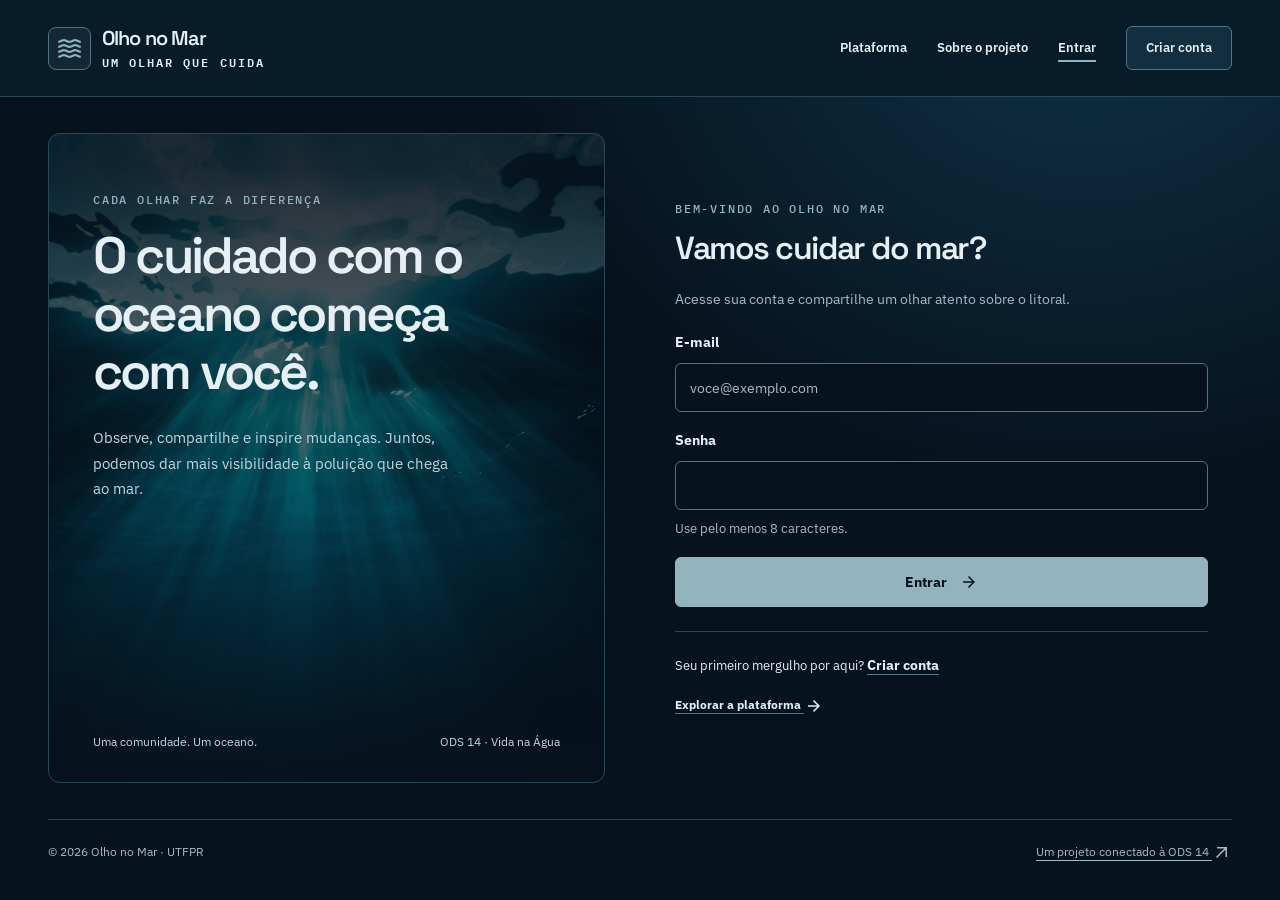
<file: index.html>
<!DOCTYPE html>
<html lang="pt-BR">
  <head>
    <meta charset="UTF-8">
    <meta name="viewport" content="width=device-width, initial-scale=1.0">
    <meta name="description"
      content="Entre no Olho no Mar e participe de uma comunidade dedicada ao cuidado com os oceanos.">
    <meta name="theme-color" content="#06131e">
    <title>Entrar | Olho no Mar</title>
    <link rel="preconnect" href="https://fonts.googleapis.com">
    <link rel="preconnect" href="https://fonts.gstatic.com" crossorigin>
    <link href="https://fonts.googleapis.com/css2?family=Space+Grotesk:wght@500;600;700&amp;display=swap"
      rel="stylesheet">
    <link href="https://fonts.googleapis.com/css2?family=IBM+Plex+Sans:wght@400;500;600;700&amp;display=swap"
      rel="stylesheet">
    <link href="https://fonts.googleapis.com/css2?family=IBM+Plex+Mono:wght@400;500&amp;display=swap"
      rel="stylesheet">
    <link
      href="https://fonts.googleapis.com/css2?family=Material+Symbols+Outlined&amp;icon_names=arrow_downward,arrow_forward,arrow_outward,info,location_on,photo_camera,waves&amp;display=block"
      rel="stylesheet">
    <link rel="stylesheet" href="css/style.css">
  </head>
  <body>
    <a class="skip-link" href="#conteudo">Pular para o conteúdo</a>
    <header class="site-header">
      <div class="container header-inner">
        <a class="brand" href="principal.html" aria-label="Olho no Mar — página principal">
          <span class="brand-mark material-symbols-outlined" aria-hidden="true">waves</span>
          <span>Olho no Mar <span class="brand-caption">UM OLHAR QUE CUIDA</span></span>
        </a>
        <nav class="nav-links" aria-label="Navegação principal">
          <a href="principal.html">Plataforma</a>
          <a href="sobre.html">Sobre o projeto</a>
          <a href="index.html" aria-current="page">Entrar</a>
          <a class="button" href="cadastro.html">Criar conta</a>
        </nav>
      </div>
    </header>

    <main class="auth-shell container" id="conteudo">
      <section class="auth-visual" aria-labelledby="oceano-titulo">
        <p class="eyebrow">Cada olhar faz a diferença</p>
        <h1 id="oceano-titulo">O cuidado com o oceano começa com você.</h1>
        <p>
          Observe, compartilhe e inspire mudanças. Juntos, podemos dar mais visibilidade à poluição que chega ao
          mar.
        </p>
        <footer class="auth-visual-footer">
          <span>Uma comunidade. Um oceano.</span> <span>ODS 14 · Vida na Água</span>
        </footer>
      </section>

      <section class="auth-panel" aria-labelledby="login-titulo">
        <p class="eyebrow">Bem-vindo ao Olho no Mar</p>
        <h2 id="login-titulo">Vamos cuidar do mar?</h2>
        <p class="section-intro">
          Acesse sua conta e compartilhe um olhar atento sobre o litoral.
        </p>
        <form class="form-stack" action="principal.html" method="get">
          <div class="field">
            <label for="login-email">E-mail</label>
            <input id="login-email" name="email" type="email" autocomplete="email"
              placeholder="voce@exemplo.com" required>
          </div>
          <div class="field">
            <label for="login-senha">Senha</label>
            <input id="login-senha" type="password" autocomplete="current-password" minlength="8"
              aria-describedby="login-senha-ajuda" required>
            <small id="login-senha-ajuda">Use pelo menos 8 caracteres.</small>
          </div>
          <button class="button button-primary" type="submit">
            Entrar <span class="material-symbols-outlined" aria-hidden="true">arrow_forward</span>
          </button>
        </form>
        <p class="auth-switch">
          Seu primeiro mergulho por aqui? <a class="text-link" href="cadastro.html">Criar conta</a>
        </p>
        <a class="text-link" href="principal.html">
          Explorar a plataforma <span class="material-symbols-outlined" aria-hidden="true">arrow_forward</span>
        </a>
      </section>
    </main>

    <footer class="simple-footer container">
      <p>© 2026 Olho no Mar · UTFPR</p>
      <a href="sobre.html#ods14">
        Um projeto conectado à ODS 14
        <span class="material-symbols-outlined" aria-hidden="true">arrow_outward</span>
      </a>
    </footer>
  </body>
</html>
</file>
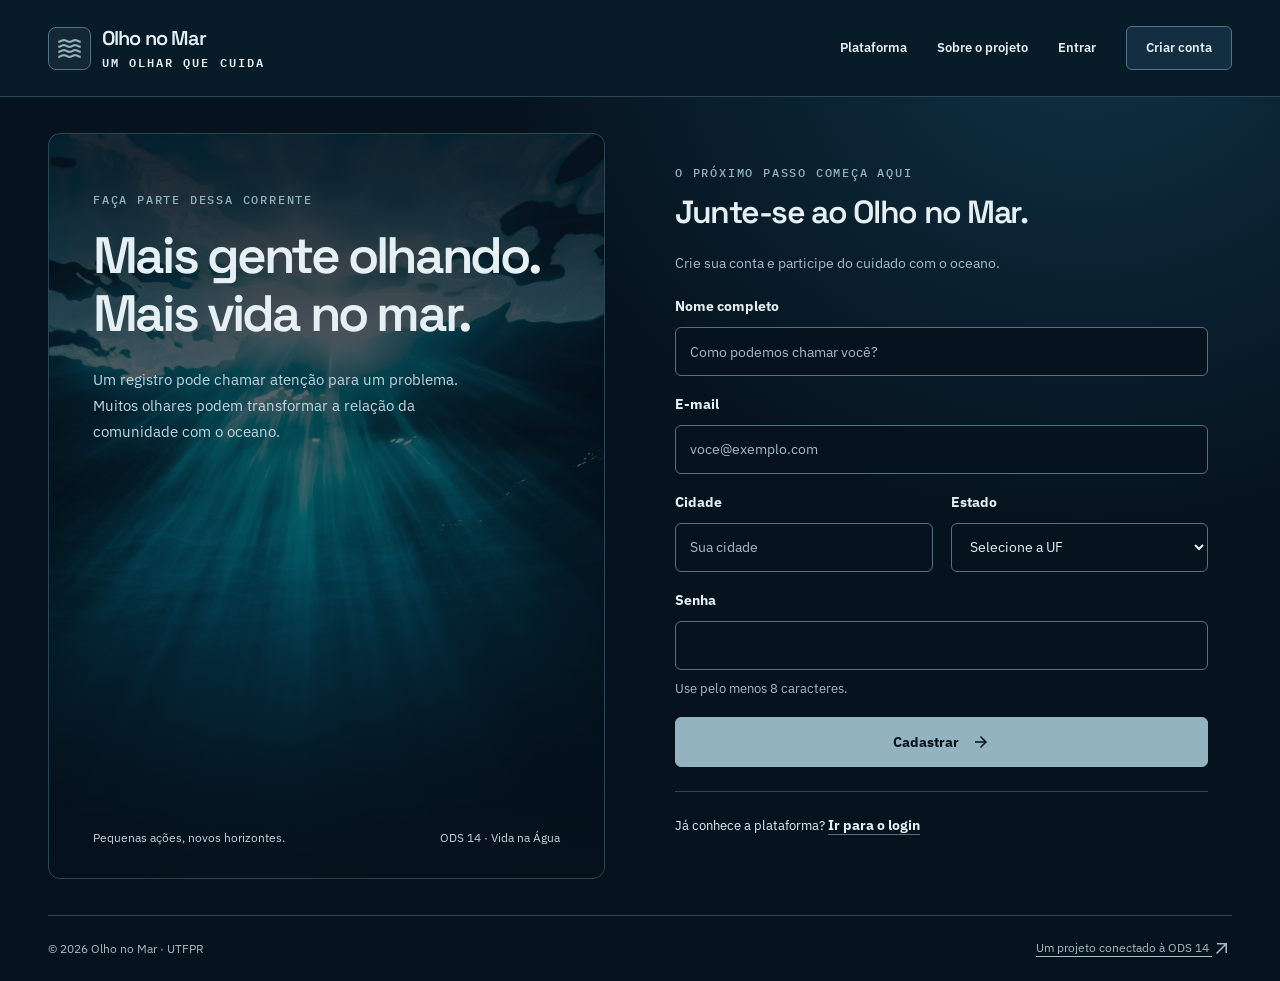
<file: cadastro.html>
<!DOCTYPE html>
<html lang="pt-BR">
  <head>
    <meta charset="UTF-8">
    <meta name="viewport" content="width=device-width, initial-scale=1.0">
    <meta name="description"
      content="Cadastre-se no Olho no Mar e participe de uma comunidade dedicada ao cuidado com os oceanos.">
    <meta name="theme-color" content="#06131e">
    <title>Cadastro | Olho no Mar</title>
    <link rel="preconnect" href="https://fonts.googleapis.com">
    <link rel="preconnect" href="https://fonts.gstatic.com" crossorigin>
    <link href="https://fonts.googleapis.com/css2?family=Space+Grotesk:wght@500;600;700&amp;display=swap"
      rel="stylesheet">
    <link href="https://fonts.googleapis.com/css2?family=IBM+Plex+Sans:wght@400;500;600;700&amp;display=swap"
      rel="stylesheet">
    <link href="https://fonts.googleapis.com/css2?family=IBM+Plex+Mono:wght@400;500&amp;display=swap"
      rel="stylesheet">
    <link
      href="https://fonts.googleapis.com/css2?family=Material+Symbols+Outlined&amp;icon_names=arrow_downward,arrow_forward,arrow_outward,info,location_on,photo_camera,waves&amp;display=block"
      rel="stylesheet">
    <link rel="stylesheet" href="css/style.css">
  </head>
  <body>
    <a class="skip-link" href="#conteudo">Pular para o conteúdo</a>
    <header class="site-header">
      <div class="container header-inner">
        <a class="brand" href="principal.html" aria-label="Olho no Mar — página principal">
          <span class="brand-mark material-symbols-outlined" aria-hidden="true">waves</span>
          <span>Olho no Mar <span class="brand-caption">UM OLHAR QUE CUIDA</span></span>
        </a>
        <nav class="nav-links" aria-label="Navegação principal">
          <a href="principal.html">Plataforma</a>
          <a href="sobre.html">Sobre o projeto</a>
          <a href="index.html">Entrar</a>
          <a class="button" href="cadastro.html" aria-current="page">Criar conta</a>
        </nav>
      </div>
    </header>

    <main class="auth-shell container" id="conteudo">
      <section class="auth-visual" aria-labelledby="comunidade-titulo">
        <p class="eyebrow">Faça parte dessa corrente</p>
        <h1 id="comunidade-titulo">Mais gente olhando. Mais vida no mar.</h1>
        <p>
          Um registro pode chamar atenção para um problema. Muitos olhares podem transformar a relação da comunidade
          com o oceano.
        </p>
        <footer class="auth-visual-footer">
          <span>Pequenas ações, novos horizontes.</span> <span>ODS 14 · Vida na Água</span>
        </footer>
      </section>

      <section class="auth-panel" aria-labelledby="cadastro-titulo">
        <p class="eyebrow">O próximo passo começa aqui</p>
        <h2 id="cadastro-titulo">Junte-se ao Olho no Mar.</h2>
        <p class="section-intro">Crie sua conta e participe do cuidado com o oceano.</p>
        <form class="form-stack" action="index.html" method="get">
          <div class="field">
            <label for="cadastro-nome">Nome completo</label>
            <input id="cadastro-nome" name="nome" type="text" autocomplete="name"
              minlength="3" maxlength="100" placeholder="Como podemos chamar você?" required>
          </div>
          <div class="field">
            <label for="cadastro-email">E-mail</label>
            <input id="cadastro-email" name="email" type="email" autocomplete="email"
              placeholder="voce@exemplo.com" required>
          </div>
          <div class="form-grid">
            <div class="field">
              <label for="cadastro-cidade">Cidade</label>
              <input id="cadastro-cidade" name="cidade" type="text" autocomplete="address-level2"
                maxlength="100" placeholder="Sua cidade" required>
            </div>
            <div class="field">
              <label for="cadastro-estado">Estado</label>
              <select id="cadastro-estado" name="estado" autocomplete="address-level1" required>
                <option value="" disabled selected>Selecione a UF</option>
                <option value="AC">Acre</option>
                <option value="AL">Alagoas</option>
                <option value="AP">Amapá</option>
                <option value="AM">Amazonas</option>
                <option value="BA">Bahia</option>
                <option value="CE">Ceará</option>
                <option value="DF">Distrito Federal</option>
                <option value="ES">Espírito Santo</option>
                <option value="GO">Goiás</option>
                <option value="MA">Maranhão</option>
                <option value="MT">Mato Grosso</option>
                <option value="MS">Mato Grosso do Sul</option>
                <option value="MG">Minas Gerais</option>
                <option value="PA">Pará</option>
                <option value="PB">Paraíba</option>
                <option value="PR">Paraná</option>
                <option value="PE">Pernambuco</option>
                <option value="PI">Piauí</option>
                <option value="RJ">Rio de Janeiro</option>
                <option value="RN">Rio Grande do Norte</option>
                <option value="RS">Rio Grande do Sul</option>
                <option value="RO">Rondônia</option>
                <option value="RR">Roraima</option>
                <option value="SC">Santa Catarina</option>
                <option value="SP">São Paulo</option>
                <option value="SE">Sergipe</option>
                <option value="TO">Tocantins</option>
              </select>
            </div>
          </div>
          <div class="field">
            <label for="cadastro-senha">Senha</label>
            <input id="cadastro-senha" type="password" autocomplete="new-password" minlength="8"
              aria-describedby="cadastro-senha-ajuda" required>
            <small id="cadastro-senha-ajuda">Use pelo menos 8 caracteres.</small>
          </div>
          <button class="button button-primary" type="submit">
            Cadastrar <span class="material-symbols-outlined" aria-hidden="true">arrow_forward</span>
          </button>
        </form>
        <p class="auth-switch">
          Já conhece a plataforma? <a class="text-link" href="index.html">Ir para o login</a>
        </p>
      </section>
    </main>

    <footer class="simple-footer container">
      <p>© 2026 Olho no Mar · UTFPR</p>
      <a href="sobre.html#ods14">
        Um projeto conectado à ODS 14
        <span class="material-symbols-outlined" aria-hidden="true">arrow_outward</span>
      </a>
    </footer>
  </body>
</html>
</file>
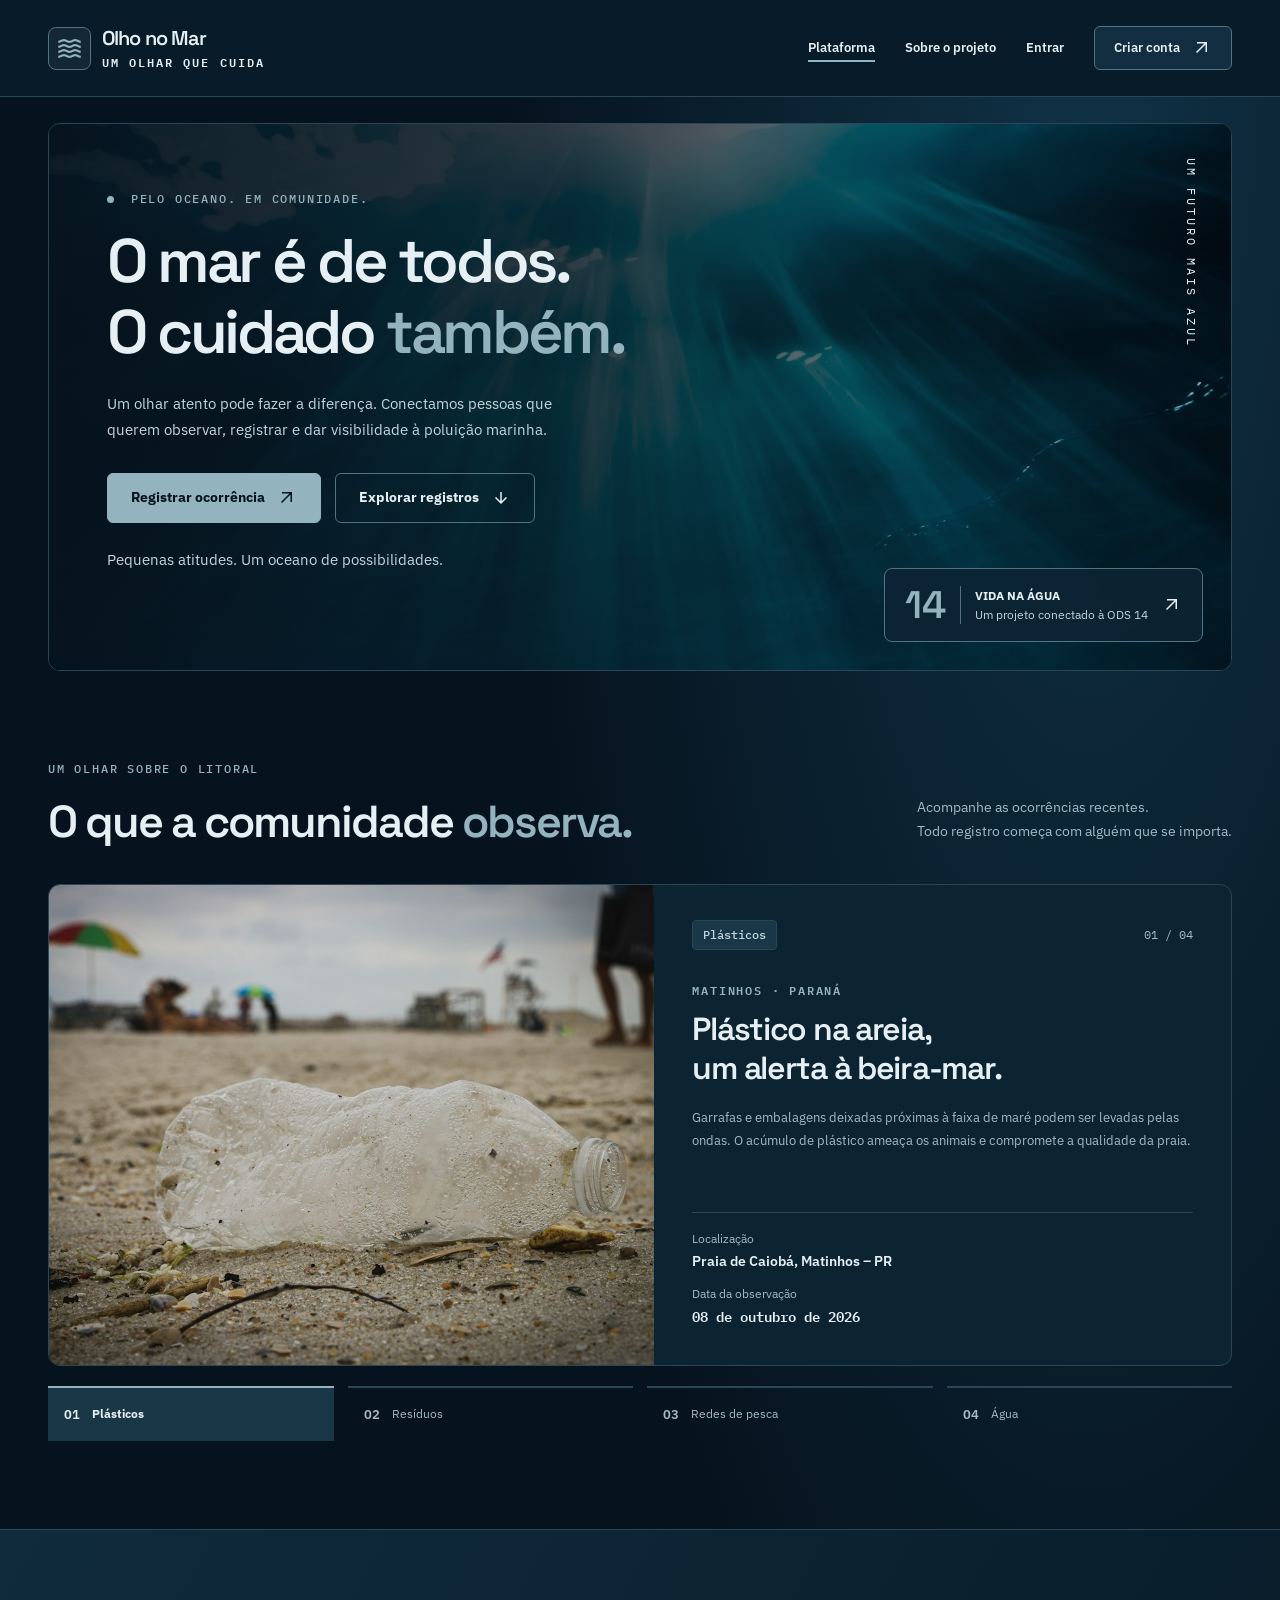
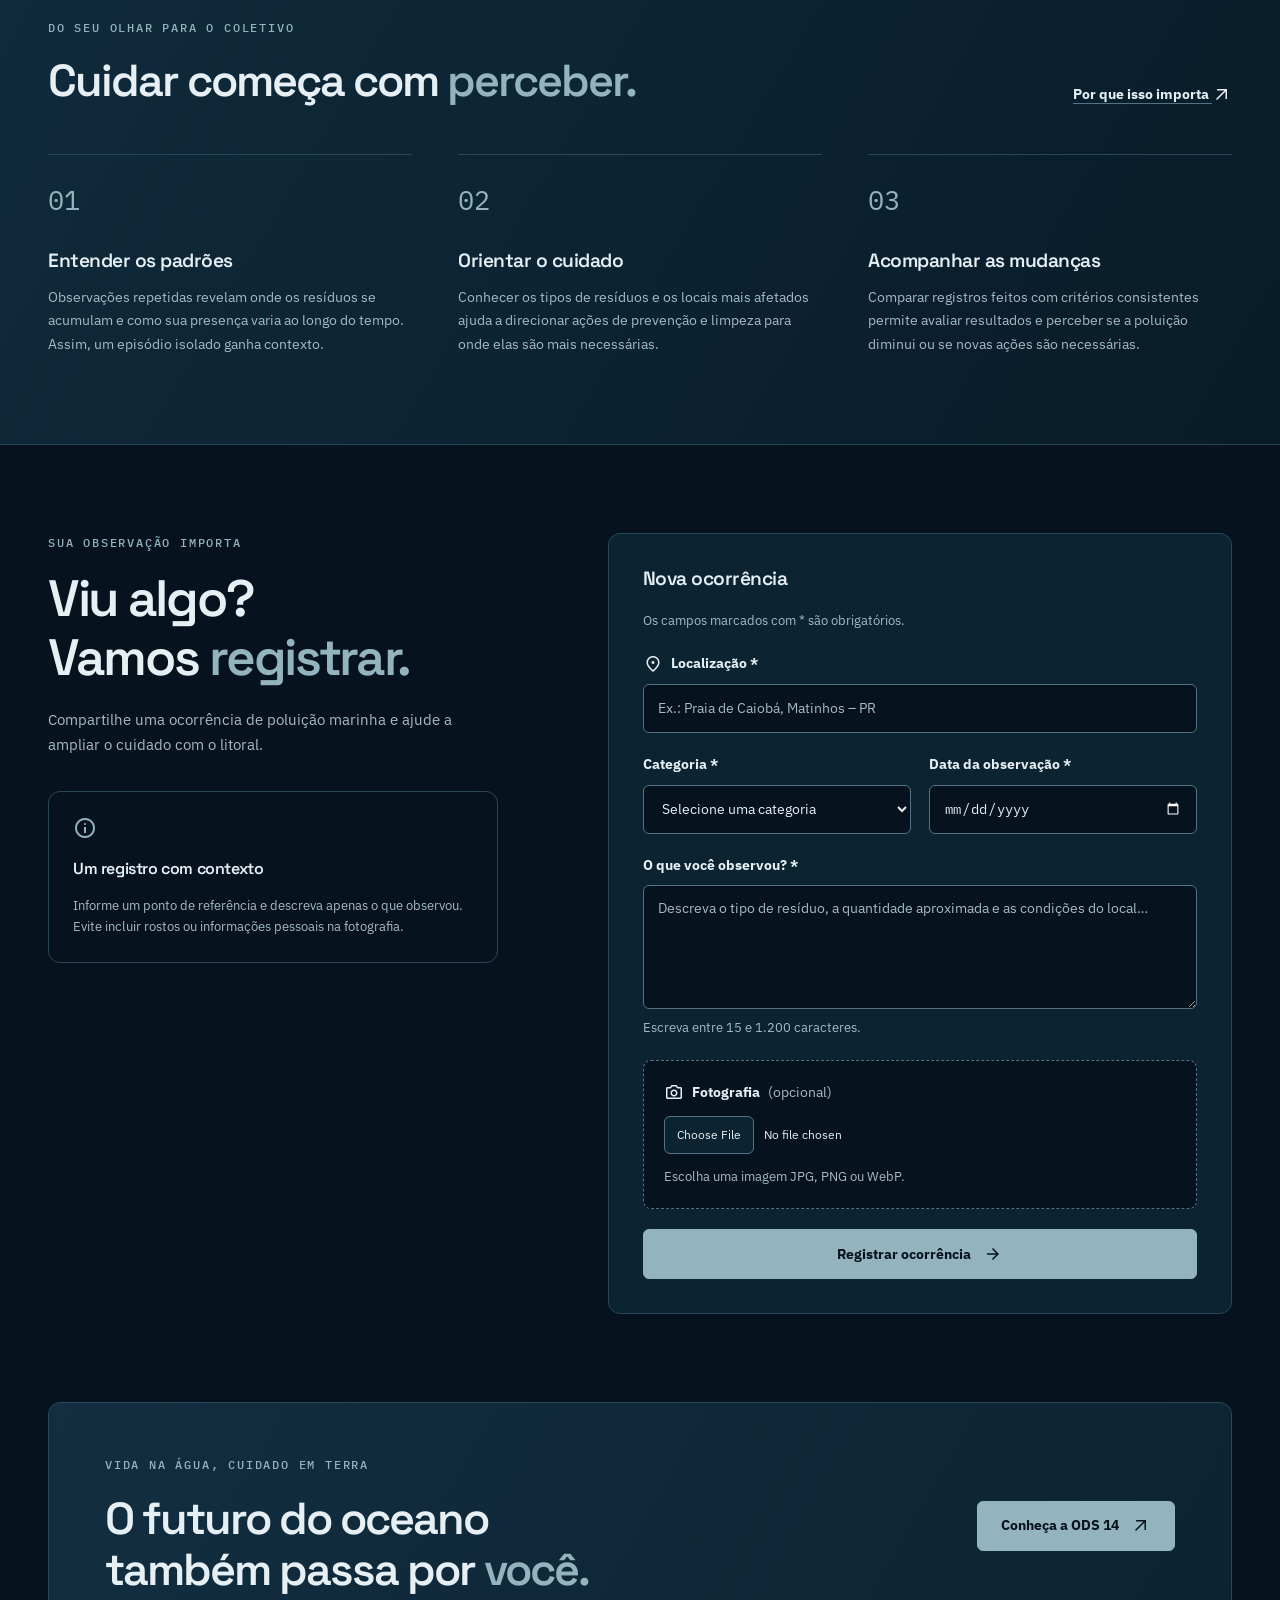
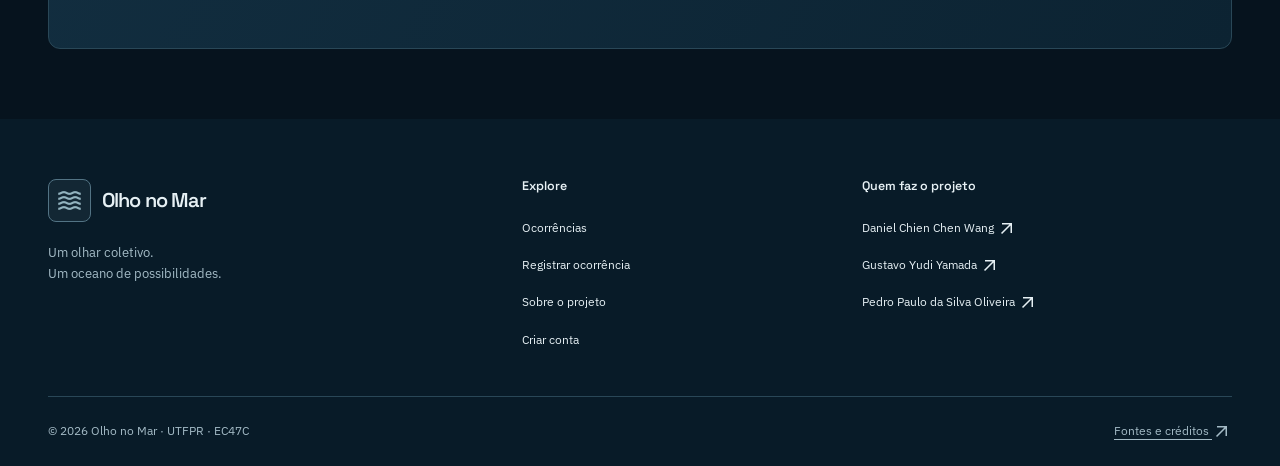
<file: principal.html>
<!DOCTYPE html>
<html lang="pt-BR">
  <head>
    <meta charset="UTF-8">
    <meta name="viewport" content="width=device-width, initial-scale=1.0">
    <meta name="theme-color" content="#06131e">
    <title>Início | Olho no Mar</title>
    <meta name="description"
      content="Um olhar coletivo para cuidar do oceano. Acompanhe e registre ocorrências de poluição marinha.">
    <link rel="preconnect" href="https://fonts.googleapis.com">
    <link rel="preconnect" href="https://fonts.gstatic.com" crossorigin>
    <link href="https://fonts.googleapis.com/css2?family=Space+Grotesk:wght@500;600;700&amp;display=swap"
      rel="stylesheet">
    <link href="https://fonts.googleapis.com/css2?family=IBM+Plex+Sans:wght@400;500;600;700&amp;display=swap"
      rel="stylesheet">
    <link href="https://fonts.googleapis.com/css2?family=IBM+Plex+Mono:wght@400;500&amp;display=swap"
      rel="stylesheet">
    <link
      href="https://fonts.googleapis.com/css2?family=Material+Symbols+Outlined&amp;icon_names=arrow_downward,arrow_forward,arrow_outward,info,location_on,photo_camera,waves&amp;display=block"
      rel="stylesheet">
    <link rel="stylesheet" href="css/style.css">
  </head>
  <body>
    <a class="skip-link" href="#conteudo">Pular para o conteúdo</a>
    <header class="site-header">
      <div class="container header-inner">
        <a class="brand" href="principal.html" aria-label="Olho no Mar, página principal">
          <span class="brand-mark material-symbols-outlined" aria-hidden="true">waves</span>
          <span>Olho no Mar <span class="brand-caption">UM OLHAR QUE CUIDA</span></span>
        </a>
        <nav class="nav-links" aria-label="Navegação principal">
          <a href="principal.html" aria-current="page">Plataforma</a>
          <a href="sobre.html">Sobre o projeto</a>
          <a href="index.html">Entrar</a>
          <a class="button" href="cadastro.html">
            Criar conta
            <span class="material-symbols-outlined" aria-hidden="true">arrow_outward</span>
          </a>
        </nav>
      </div>
    </header>

    <main id="conteudo">
      <section class="hero container" aria-labelledby="hero-titulo">
        <img class="hero-image" src="assets/images/oceano.jpg"
          alt="Raios de luz atravessando a superfície e iluminando as águas profundas do oceano" width="1800"
          height="2699" fetchpriority="high">
        <header class="hero-content">
          <p class="eyebrow"><span class="status-dot" aria-hidden="true"></span> PELO OCEANO. EM COMUNIDADE.</p>
          <h1 id="hero-titulo">O mar é de todos. <br> O cuidado <em>também.</em></h1>
          <p>
            Um olhar atento pode fazer a diferença. Conectamos pessoas que querem observar, registrar e dar
            visibilidade à poluição marinha.
          </p>
          <div class="button-row">
            <a class="button button-primary" href="#registro">
              Registrar ocorrência <span class="material-symbols-outlined" aria-hidden="true">arrow_outward</span>
            </a>
            <a class="button button-outline-light" href="#ocorrencias">
              Explorar registros <span class="material-symbols-outlined" aria-hidden="true">arrow_downward</span>
            </a>
          </div>
          <p class="hero-note">Pequenas atitudes. Um oceano de possibilidades.</p>
        </header>
        <a class="hero-ods" href="sobre.html#ods14">
          <span class="hero-ods-number">14</span>
          <span>VIDA NA ÁGUA <br> <small>Um projeto conectado à ODS 14</small></span>
          <span class="material-symbols-outlined" aria-hidden="true">arrow_outward</span>
        </a>
        <span class="hero-coordinate" aria-hidden="true">UM FUTURO MAIS AZUL</span>
      </section>

      <section class="section container" id="ocorrencias" aria-labelledby="ocorrencias-titulo">
        <header class="section-heading">
          <div>
            <p class="eyebrow">UM OLHAR SOBRE O LITORAL</p>
            <h2 id="ocorrencias-titulo">O que a comunidade <em>observa.</em></h2>
          </div>
          <p>
            Acompanhe as ocorrências recentes. <br> Todo registro começa com alguém que se importa.
          </p>
        </header>
        <fieldset class="carousel">
          <legend class="visually-hidden">Selecionar uma das quatro ocorrências</legend>
          <!-- Radios nativos: Tab entra no grupo; as setas selecionam a ocorrência. -->
          <input class="carousel-radio visually-hidden" type="radio" name="ocorrencia" id="ocorrencia-1"
            checked>
          <label for="ocorrencia-1"><span>01</span> Plásticos</label>
          <article class="occurrence-card" aria-labelledby="titulo-1">
            <figure class="occurrence-image">
              <img src="assets/images/plastico-na-areia.jpg"
                alt="Garrafa plástica descartada na areia de uma praia" width="1100" height="733"
                loading="lazy">
            </figure>
            <div class="occurrence-content">
              <div class="card-topline">
                <span class="tag">Plásticos</span> <span class="card-count">01 / 04</span>
              </div>
              <p class="location">MATINHOS · PARANÁ</p>
              <h3 id="titulo-1">Plástico na areia, <br> um alerta à beira-mar.</h3>
              <p>
                Garrafas e embalagens deixadas próximas à faixa de maré podem ser levadas pelas ondas.
                O acúmulo de plástico ameaça os animais e compromete a qualidade da praia.
              </p>
              <dl class="occurrence-meta">
                <dt>Localização</dt>
                <dd>Praia de Caiobá, Matinhos – PR</dd>
                <dt>Data da observação</dt>
                <dd><time datetime="2026-10-08">08 de outubro de 2026</time></dd>
              </dl>
            </div>
          </article>
          <input class="carousel-radio visually-hidden" type="radio" name="ocorrencia" id="ocorrencia-2">
          <label for="ocorrencia-2"><span>02</span> Resíduos</label>
          <article class="occurrence-card" aria-labelledby="titulo-2">
            <figure class="occurrence-image">
              <img src="assets/images/residuos-na-praia.jpg"
                alt="Acúmulo de garrafas, embalagens e outros resíduos na faixa de areia" width="1100"
                height="733" loading="lazy">
            </figure>
            <div class="occurrence-content">
              <div class="card-topline">
                <span class="tag tag-sand">Resíduos sólidos</span> <span class="card-count">02 / 04</span>
              </div>
              <p class="location">PONTAL DO PARANÁ · PARANÁ</p>
              <h3 id="titulo-2">O que fica na praia <br> pode chegar ao mar.</h3>
              <p>
                Resíduos acumulados junto à areia após um período de maré alta. Garrafas, embalagens e outros
                materiais podem voltar à água com a próxima maré.
              </p>
              <dl class="occurrence-meta">
                <dt>Localização</dt>
                <dd>Praia de Ipanema, Pontal do Paraná – PR</dd>
                <dt>Data da observação</dt>
                <dd><time datetime="2026-10-07">07 de outubro de 2026</time></dd>
              </dl>
            </div>
          </article>
          <input class="carousel-radio visually-hidden" type="radio" name="ocorrencia" id="ocorrencia-3">
          <label for="ocorrencia-3"><span>03</span> Redes de pesca</label>
          <article class="occurrence-card" aria-labelledby="titulo-3">
            <figure class="occurrence-image">
              <img src="assets/images/rede-abandonada.jpg"
                alt="Redes, cordas e boias de pesca abandonadas junto ao mar" width="1280" height="854"
                loading="lazy">
            </figure>
            <div class="occurrence-content">
              <div class="card-topline">
                <span class="tag">Material de pesca</span> <span class="card-count">03 / 04</span>
              </div>
              <p class="location">GUARATUBA · PARANÁ</p>
              <h3 id="titulo-3">Uma rede esquecida. <br> Um risco que continua.</h3>
              <p>
                Fragmentos de rede e cordas próximos à vegetação costeira podem prender animais.
                Observar e descrever o material à distância ajuda a reconhecer o risco.
              </p>
              <dl class="occurrence-meta">
                <dt>Localização</dt>
                <dd>Praia de Brejatuba, Guaratuba – PR</dd>
                <dt>Data da observação</dt>
                <dd><time datetime="2026-10-06">06 de outubro de 2026</time></dd>
              </dl>
            </div>
          </article>
          <input class="carousel-radio visually-hidden" type="radio" name="ocorrencia" id="ocorrencia-4">
          <label for="ocorrencia-4"><span>04</span> Água</label>
          <article class="occurrence-card" aria-labelledby="titulo-4">
            <figure class="occurrence-image">
              <img src="assets/images/oleo-no-mar.jpg"
                alt="Vista aérea de faixas de óleo na superfície azul do mar, próximas a uma embarcação"
                width="1280" height="853" loading="lazy">
            </figure>
            <div class="occurrence-content">
              <div class="card-topline">
                <span class="tag tag-sand"> Substância não identificada </span> <span class="card-count">04 /
                04</span>
              </div>
              <p class="location">PARANAGUÁ · PARANÁ</p>
              <h3 id="titulo-4">Observar também é <br> cuidar da água.</h3>
              <p>
                Mancha com aparência oleosa perto da costa. O registro reúne características visíveis,
                como cor e extensão; a identificação da substância depende de análise.
              </p>
              <dl class="occurrence-meta">
                <dt>Localização</dt>
                <dd>Ilha do Mel, Paranaguá – PR</dd>
                <dt>Data da observação</dt>
                <dd><time datetime="2026-10-05">05 de outubro de 2026</time></dd>
              </dl>
            </div>
          </article>
        </fieldset>
      </section>

      <section class="how-section section" aria-labelledby="como-funciona-titulo">
        <div class="container">
          <header class="section-heading">
            <div>
              <p class="eyebrow">DO SEU OLHAR PARA O COLETIVO</p>
              <h2 id="como-funciona-titulo">Cuidar começa com <em>perceber.</em></h2>
            </div>
            <a class="text-link" href="sobre.html">
              Por que isso importa
              <span class="material-symbols-outlined" aria-hidden="true">arrow_outward</span>
            </a>
          </header>
          <ol class="how-grid">
            <li>
              <span class="step-number">01</span>
              <h3>Entender os padrões</h3>
              <p>
                Observações repetidas revelam onde os resíduos se acumulam e como sua presença varia ao longo do
                tempo. Assim, um episódio isolado ganha contexto.
              </p>
            </li>
            <li>
              <span class="step-number">02</span>
              <h3>Orientar o cuidado</h3>
              <p>
                Conhecer os tipos de resíduos e os locais mais afetados ajuda a direcionar ações de prevenção e
                limpeza para onde elas são mais necessárias.
              </p>
            </li>
            <li>
              <span class="step-number">03</span>
              <h3>Acompanhar as mudanças</h3>
              <p>
                Comparar registros feitos com critérios consistentes permite avaliar resultados e perceber se a
                poluição diminui ou se novas ações são necessárias.
              </p>
            </li>
          </ol>
        </div>
      </section>

      <section class="section container registration-grid" id="registro"
        aria-labelledby="registro-titulo">
        <div class="registration-intro">
          <p class="eyebrow">SUA OBSERVAÇÃO IMPORTA</p>
          <h2 id="registro-titulo">Viu algo? <br> Vamos <em>registrar.</em></h2>
          <p>Compartilhe uma ocorrência de poluição marinha e ajude a ampliar o cuidado com o litoral.</p>
          <aside class="note-card">
            <span class="material-symbols-outlined" aria-hidden="true">info</span>
            <h3>Um registro com contexto</h3>
            <p>
              Informe um ponto de referência e descreva apenas o que observou. Evite incluir rostos ou
              informações pessoais na fotografia.
            </p>
          </aside>
        </div>
        <form class="form-stack registration-panel" action="principal.html#ocorrencias" method="get"
          aria-describedby="registro-instrucao">
          <h3>Nova ocorrência</h3>
          <p class="form-note" id="registro-instrucao">Os campos marcados com * são obrigatórios.</p>
          <div class="field">
            <label class="label-with-icon" for="localizacao">
              <span class="material-symbols-outlined" aria-hidden="true">location_on</span>
              Localização *
            </label>
            <input id="localizacao" name="localizacao" type="text"
              placeholder="Ex.: Praia de Caiobá, Matinhos – PR" required
              minlength="5" maxlength="180" autocomplete="off">
          </div>
          <div class="form-grid">
            <div class="field">
              <label for="categoria">Categoria *</label>
              <select id="categoria" name="categoria" required>
                <option value="" disabled selected>Selecione uma categoria</option>
                <option>Plásticos</option>
                <option>Resíduos sólidos</option>
                <option>Material de pesca</option>
                <option>Substância não identificada</option>
                <option>Outros</option>
              </select>
            </div>
            <div class="field">
              <label for="data">Data da observação *</label>
              <input id="data" name="data" type="date" required>
            </div>
          </div>
          <div class="field">
            <label for="descricao">O que você observou? *</label>
            <textarea id="descricao" name="descricao" rows="4"
              placeholder="Descreva o tipo de resíduo, a quantidade aproximada e as condições do local…"
              required minlength="15" maxlength="1200" aria-describedby="descricao-ajuda"></textarea>
            <small id="descricao-ajuda">Escreva entre 15 e 1.200 caracteres.</small>
          </div>
          <div class="field upload-field">
            <label class="label-with-icon" for="fotografia">
              <span class="material-symbols-outlined" aria-hidden="true">photo_camera</span>
              Fotografia
              <span class="optional">(opcional)</span>
            </label>
            <input id="fotografia" name="fotografia" type="file" accept="image/jpeg,image/png,image/webp"
              aria-describedby="foto-ajuda">
            <small id="foto-ajuda">
              Escolha uma imagem JPG, PNG ou WebP.
            </small>
          </div>
          <button class="button button-primary" type="submit">
            Registrar ocorrência <span class="material-symbols-outlined" aria-hidden="true">arrow_forward</span>
          </button>
        </form>
      </section>

      <section class="container cta-band" aria-labelledby="cta-titulo">
        <div>
          <p class="eyebrow">VIDA NA ÁGUA, CUIDADO EM TERRA</p>
          <h2 id="cta-titulo">O futuro do oceano <br> também passa por <em>você.</em></h2>
        </div>
        <a class="button button-primary" href="sobre.html#ods14">
          Conheça a ODS 14 <span class="material-symbols-outlined" aria-hidden="true">arrow_outward</span>
        </a>
      </section>
    </main>

    <footer class="site-footer">
      <div class="container footer-grid">
        <div>
          <a class="brand" href="principal.html">
            <span class="brand-mark material-symbols-outlined" aria-hidden="true">waves</span> <span>Olho no Mar</span>
          </a>
          <p>Um olhar coletivo. <br> Um oceano de possibilidades.</p>
        </div>
        <nav aria-label="Navegação do rodapé">
          <h2>Explore</h2>
          <ul class="footer-links">
            <li><a href="#ocorrencias">Ocorrências</a></li>
            <li><a href="#registro">Registrar ocorrência</a></li>
            <li><a href="sobre.html">Sobre o projeto</a></li>
            <li><a href="cadastro.html">Criar conta</a></li>
          </ul>
        </nav>
        <div>
          <h2>Quem faz o projeto</h2>
          <ul class="footer-links">
            <li>
              <a href="https://danielchien2024.github.io/cv-css/">
                Daniel Chien Chen Wang <span class="material-symbols-outlined" aria-hidden="true">arrow_outward</span>
              </a>
            </li>
            <li>
              <a href="https://gustavoyuya.github.io/">
                Gustavo Yudi Yamada
                <span class="material-symbols-outlined" aria-hidden="true">arrow_outward</span>
              </a>
            </li>
            <li>
              <a href="https://pedro-067.github.io/meu-cv-utfpr/">
                Pedro Paulo da Silva Oliveira
                <span class="material-symbols-outlined" aria-hidden="true">arrow_outward</span>
              </a>
            </li>
          </ul>
        </div>
      </div>
      <div class="container footer-bottom">
        <p>© 2026 Olho no Mar · UTFPR · EC47C</p>
        <a href="sobre.html#fontes">
          Fontes e créditos
          <span class="material-symbols-outlined" aria-hidden="true">arrow_outward</span>
        </a>
      </div>
    </footer>
  </body>
</html>
</file>
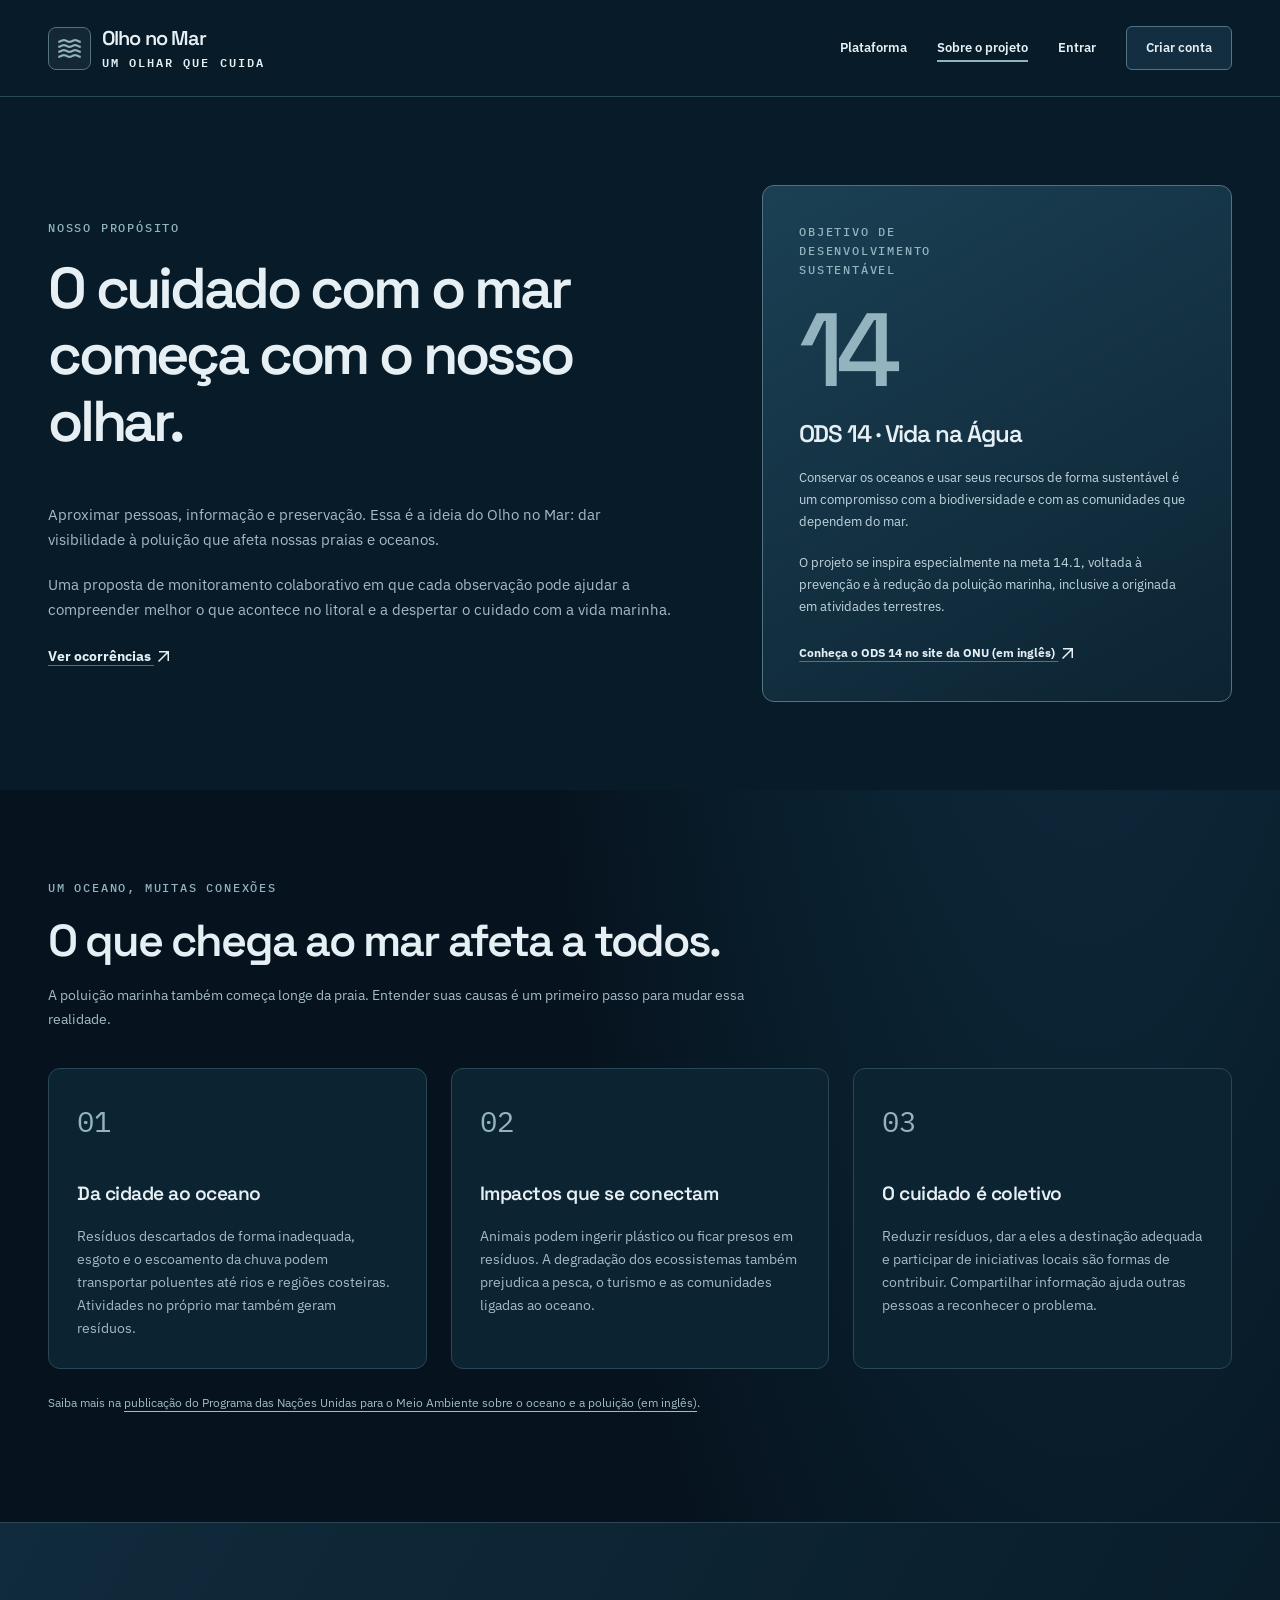
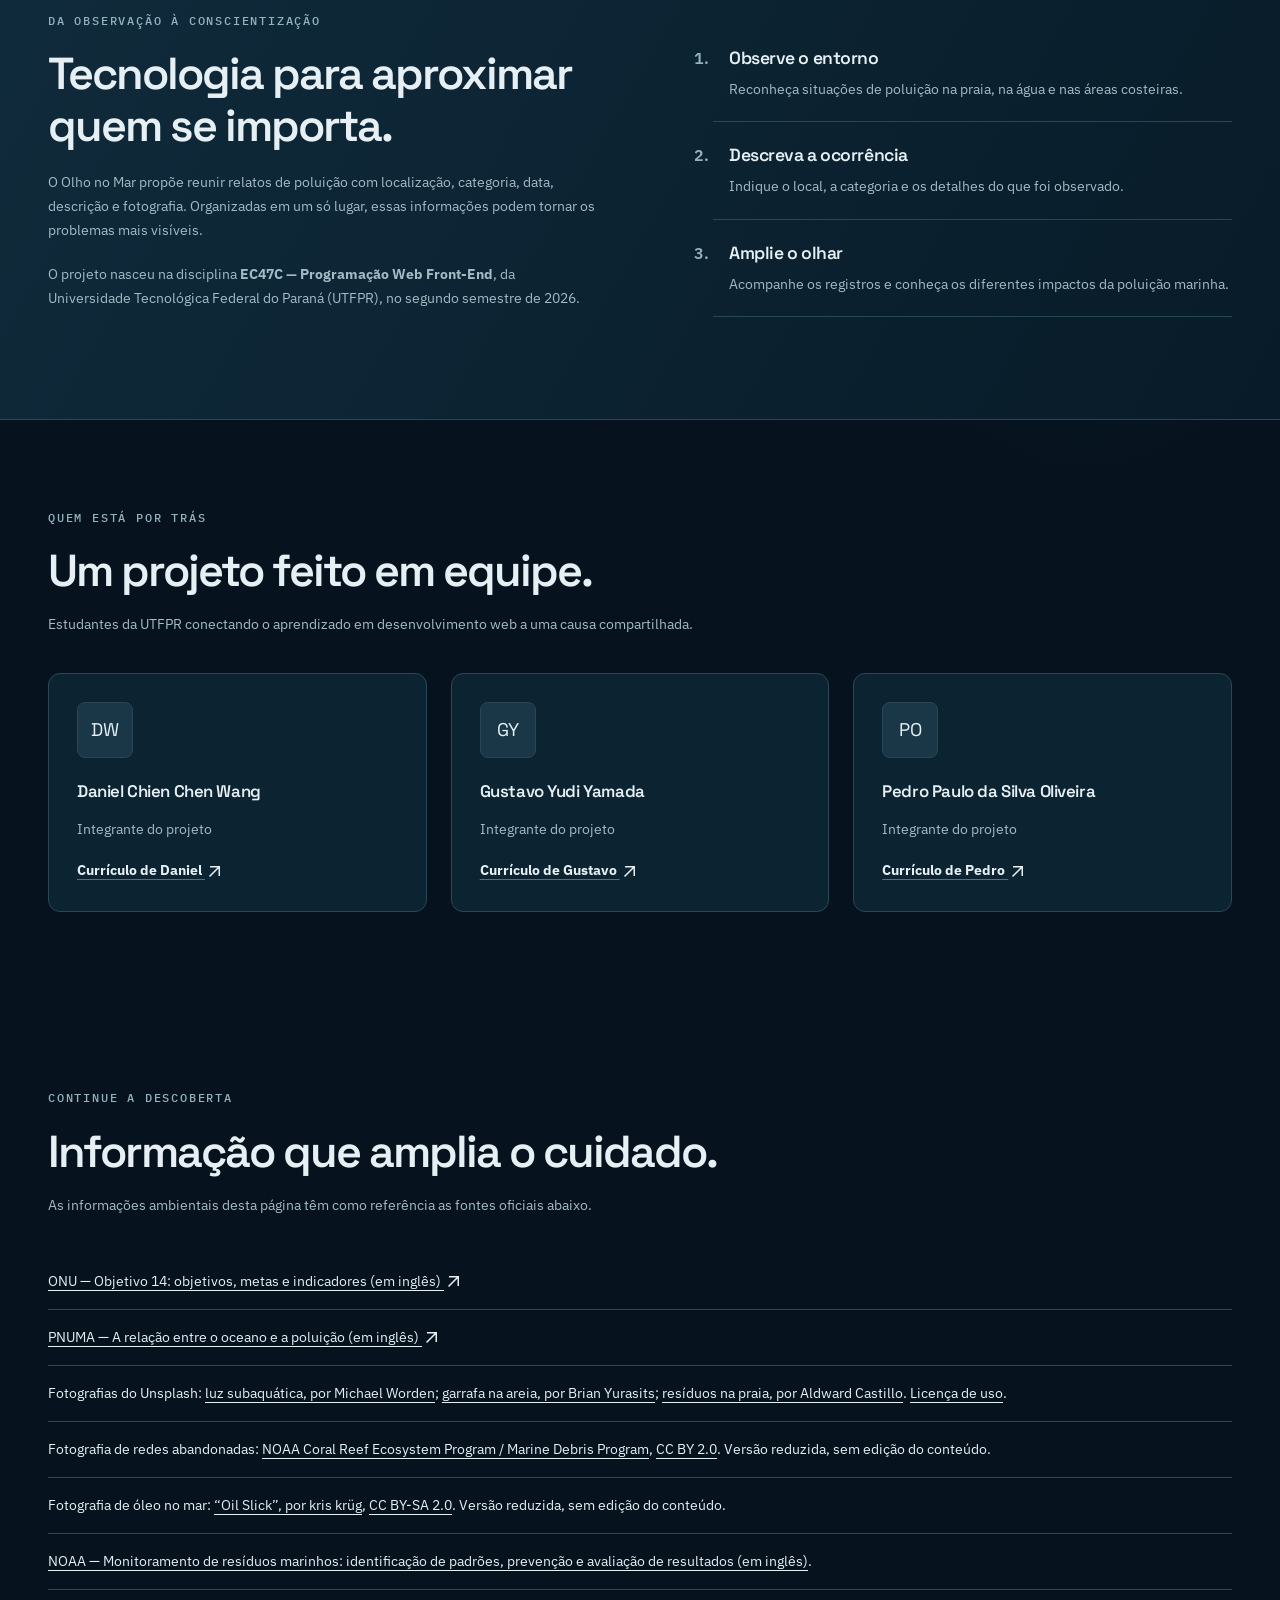
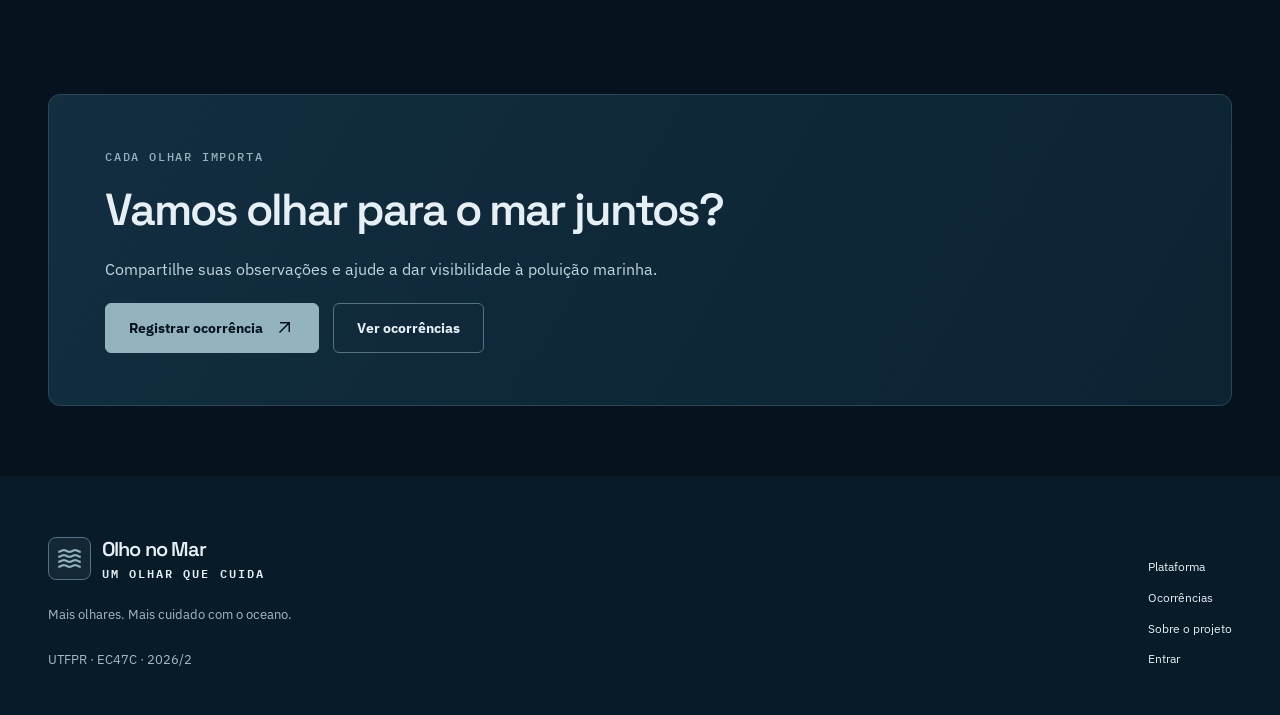
<file: sobre.html>
<!DOCTYPE html>
<html lang="pt-BR">
  <head>
    <meta charset="UTF-8">
    <meta name="viewport" content="width=device-width, initial-scale=1.0">
    <meta name="description"
      content="Conheça o Olho no Mar, uma plataforma de monitoramento colaborativo da poluição marinha
      inspirado no ODS 14 — Vida na Água.">
    <meta name="theme-color" content="#06131e">
    <title>Sobre o projeto | Olho no Mar</title>
    <link rel="preconnect" href="https://fonts.googleapis.com">
    <link rel="preconnect" href="https://fonts.gstatic.com" crossorigin>
    <link href="https://fonts.googleapis.com/css2?family=Space+Grotesk:wght@500;600;700&amp;display=swap"
      rel="stylesheet">
    <link href="https://fonts.googleapis.com/css2?family=IBM+Plex+Sans:wght@400;500;600;700&amp;display=swap"
      rel="stylesheet">
    <link href="https://fonts.googleapis.com/css2?family=IBM+Plex+Mono:wght@400;500&amp;display=swap"
      rel="stylesheet">
    <link
      href="https://fonts.googleapis.com/css2?family=Material+Symbols+Outlined&amp;icon_names=arrow_downward,arrow_forward,arrow_outward,info,location_on,photo_camera,waves&amp;display=block"
      rel="stylesheet">
    <link rel="stylesheet" href="css/style.css">
  </head>
  <body>
    <a class="skip-link" href="#conteudo">Pular para o conteúdo</a>
    <header class="site-header">
      <div class="container header-inner">
        <a class="brand" href="principal.html" aria-label="Olho no Mar — página principal">
          <span class="brand-mark material-symbols-outlined" aria-hidden="true">waves</span>
          <span>Olho no Mar <span class="brand-caption">UM OLHAR QUE CUIDA</span></span>
        </a>
        <nav class="nav-links" aria-label="Navegação principal">
          <a href="principal.html">Plataforma</a>
          <a href="sobre.html" aria-current="page">Sobre o projeto</a>
          <a href="index.html">Entrar</a>
          <a class="button" href="cadastro.html">Criar conta</a>
        </nav>
      </div>
    </header>

    <main id="conteudo">
      <section class="about-hero section" aria-labelledby="sobre-titulo">
        <div class="container about-hero-grid">
          <header>
            <p class="eyebrow">Nosso propósito</p>
            <h1 id="sobre-titulo">O cuidado com o mar começa com o nosso olhar.</h1>
            <p class="section-intro">
              Aproximar pessoas, informação e preservação. Essa é a ideia do Olho no Mar: dar visibilidade à
              poluição que afeta nossas praias e oceanos.
            </p>
            <p>
              Uma proposta de monitoramento colaborativo em que cada observação pode ajudar a compreender melhor o
              que acontece no litoral e a despertar o cuidado com a vida marinha.
            </p>
            <a class="text-link" href="principal.html#ocorrencias">
              Ver ocorrências <span class="material-symbols-outlined" aria-hidden="true">arrow_outward</span>
            </a>
          </header>
          <aside id="ods14" class="ods-feature" aria-labelledby="ods-titulo">
            <p class="eyebrow">Objetivo de Desenvolvimento Sustentável</p>
            <span class="ods-number" aria-hidden="true">14</span>
            <h2 id="ods-titulo">ODS 14 · Vida na Água</h2>
            <p>
              Conservar os oceanos e usar seus recursos de forma sustentável é um compromisso com a biodiversidade e
              com as comunidades que dependem do mar.
            </p>
            <p>
              O projeto se inspira especialmente na meta 14.1, voltada à prevenção e à redução da poluição marinha,
              inclusive a originada em atividades terrestres.
            </p>
            <a class="text-link" href="https://sdgs.un.org/goals/goal14">
              Conheça o ODS 14 no site da ONU (em inglês)
              <span class="material-symbols-outlined" aria-hidden="true">arrow_outward</span>
            </a>
          </aside>
        </div>
      </section>

      <section class="section container" aria-labelledby="poluicao-titulo">
        <header class="section-heading section-heading-stacked">
          <p class="eyebrow">Um oceano, muitas conexões</p>
          <h2 id="poluicao-titulo">O que chega ao mar afeta a todos.</h2>
          <p class="section-intro">
            A poluição marinha também começa longe da praia. Entender suas causas é um primeiro passo para mudar
            essa realidade.
          </p>
        </header>
        <div class="info-grid">
          <article class="info-card">
            <span class="card-number" aria-hidden="true">01</span>
            <h3>Da cidade ao oceano</h3>
            <p>
              Resíduos descartados de forma inadequada, esgoto e o escoamento da chuva podem transportar poluentes
              até rios e regiões costeiras. Atividades no próprio mar também geram resíduos.
            </p>
          </article>
          <article class="info-card">
            <span class="card-number" aria-hidden="true">02</span>
            <h3>Impactos que se conectam</h3>
            <p>
              Animais podem ingerir plástico ou ficar presos em resíduos. A degradação dos ecossistemas também
              prejudica a pesca, o turismo e as comunidades ligadas ao oceano.
            </p>
          </article>
          <article class="info-card">
            <span class="card-number" aria-hidden="true">03</span>
            <h3>O cuidado é coletivo</h3>
            <p>
              Reduzir resíduos, dar a eles a destinação adequada e participar de iniciativas locais são formas de
              contribuir. Compartilhar informação ajuda outras pessoas a reconhecer o problema.
            </p>
          </article>
        </div>
        <p class="meta-text">
          Saiba mais na <a href="https://www.unep.org/topics/ocean-seas-and-coasts/nexus-ocean-and-pollution">publicação
          do Programa das Nações Unidas para o Meio Ambiente sobre o oceano e a poluição (em inglês)</a>.
        </p>
      </section>

      <section class="section about-mission" aria-labelledby="ideia-titulo">
        <div class="container split-grid">
          <header>
            <p class="eyebrow">Da observação à conscientização</p>
            <h2 id="ideia-titulo">Tecnologia para aproximar quem se importa.</h2>
            <p>
              O Olho no Mar propõe reunir relatos de poluição com localização, categoria, data, descrição e
              fotografia. Organizadas em um só lugar, essas informações podem tornar os problemas mais visíveis.
            </p>
            <p>
              O projeto nasceu na disciplina <strong>EC47C — Programação Web Front-End</strong>, da Universidade
              Tecnológica Federal do Paraná (UTFPR), no segundo semestre de 2026.
            </p>
          </header>
          <ol class="steps-list" aria-label="Como a proposta funciona">
            <li>
              <h3>Observe o entorno</h3>
              <p>Reconheça situações de poluição na praia, na água e nas áreas costeiras.</p>
            </li>
            <li>
              <h3>Descreva a ocorrência</h3>
              <p>Indique o local, a categoria e os detalhes do que foi observado.</p>
            </li>
            <li>
              <h3>Amplie o olhar</h3>
              <p>Acompanhe os registros e conheça os diferentes impactos da poluição marinha.</p>
            </li>
          </ol>
        </div>
      </section>

      <section class="section container" aria-labelledby="equipe-titulo">
        <header class="section-heading section-heading-stacked">
          <p class="eyebrow">Quem está por trás</p>
          <h2 id="equipe-titulo">Um projeto feito em equipe.</h2>
          <p class="section-intro">
            Estudantes da UTFPR conectando o aprendizado em desenvolvimento web a uma causa compartilhada.
          </p>
        </header>
        <div class="team-grid">
          <article class="team-card">
            <span class="team-avatar" aria-hidden="true">DW</span>
            <h3>Daniel Chien Chen Wang</h3>
            <p>Integrante do projeto</p>
            <a class="text-link" href="https://danielchien2024.github.io/cv-css/">
              Currículo de Daniel <span class="material-symbols-outlined" aria-hidden="true">arrow_outward</span>
            </a>
          </article>
          <article class="team-card">
            <span class="team-avatar" aria-hidden="true">GY</span>
            <h3>Gustavo Yudi Yamada</h3>
            <p>Integrante do projeto</p>
            <a class="text-link" href="https://gustavoyuya.github.io/">
              Currículo de Gustavo <span class="material-symbols-outlined" aria-hidden="true">arrow_outward</span>
            </a>
          </article>
          <article class="team-card">
            <span class="team-avatar" aria-hidden="true">PO</span>
            <h3>Pedro Paulo da Silva Oliveira</h3>
            <p>Integrante do projeto</p>
            <a class="text-link" href="https://pedro-067.github.io/meu-cv-utfpr/">
              Currículo de Pedro <span class="material-symbols-outlined" aria-hidden="true">arrow_outward</span>
            </a>
          </article>
        </div>
      </section>

      <section class="section container" id="fontes" aria-labelledby="fontes-titulo">
        <header class="section-heading section-heading-stacked">
          <p class="eyebrow">Continue a descoberta</p>
          <h2 id="fontes-titulo">Informação que amplia o cuidado.</h2>
          <p>As informações ambientais desta página têm como referência as fontes oficiais abaixo.</p>
        </header>
        <ul class="reference-list">
          <li>
            <a href="https://sdgs.un.org/goals/goal14">ONU — Objetivo 14: objetivos, metas e indicadores (em inglês)
            <span class="material-symbols-outlined" aria-hidden="true">arrow_outward</span></a>
          </li>
          <li>
            <a href="https://www.unep.org/topics/ocean-seas-and-coasts/nexus-ocean-and-pollution">PNUMA — A relação
            entre o oceano e a poluição (em inglês)
            <span class="material-symbols-outlined" aria-hidden="true">arrow_outward</span></a>
          </li>
          <li>
            Fotografias do Unsplash:
            <a href="https://unsplash.com/photos/a4Mj0QXXaOk">luz subaquática, por Michael Worden</a>;
            <a href="https://unsplash.com/photos/clear-plastic-bottle-close-up-photography-Lvs1F46S8Rs">garrafa na
            areia, por Brian Yurasits</a>;
            <a href="https://unsplash.com/photos/a-bunch-of-trash-on-a-beach-next-to-the-ocean-cnLs8ySQXjE">resíduos
            na praia, por Aldward Castillo</a>. <a href="https://unsplash.com/license">Licença de uso</a>.
          </li>
          <li>
            Fotografia de redes abandonadas:
            <a href="https://commons.wikimedia.org/wiki/File:Derelict_Fishing_Nets_(32651155722).jpg">NOAA Coral
            Reef Ecosystem Program / Marine Debris Program</a>,
            <a href="https://creativecommons.org/licenses/by/2.0/">CC BY 2.0</a>. Versão reduzida, sem edição do
            conteúdo.
          </li>
          <li>
            Fotografia de óleo no mar: <a href="https://commons.wikimedia.org/wiki/File:Oil_Slick.jpg">“Oil Slick”,
            por kris krüg</a>, <a href="https://creativecommons.org/licenses/by-sa/2.0/">CC BY-SA 2.0</a>. Versão
            reduzida, sem edição do conteúdo.
          </li>
          <li>
            <a href="https://www.noaa.gov/news-release/biden-harris-administration-noaa-invest-more-than-33-million-to-launch-nationwide-marine-debris">NOAA
            — Monitoramento de resíduos marinhos: identificação de padrões, prevenção e avaliação de resultados (em
            inglês)</a>.
          </li>
        </ul>
      </section>

      <section class="container cta-band" aria-labelledby="convite-titulo">
        <div>
          <p class="eyebrow">Cada olhar importa</p>
          <h2 id="convite-titulo">Vamos olhar para o mar juntos?</h2>
          <p>Compartilhe suas observações e ajude a dar visibilidade à poluição marinha.</p>
          <div class="button-row">
            <a class="button button-primary" href="principal.html#registro">
              Registrar ocorrência <span class="material-symbols-outlined" aria-hidden="true">arrow_outward</span>
            </a>
            <a class="button button-outline-light" href="principal.html#ocorrencias">Ver ocorrências</a>
          </div>
        </div>
      </section>
    </main>

    <footer class="site-footer">
      <div class="container footer-inner">
        <div>
          <a class="brand" href="principal.html">
            <span class="brand-mark material-symbols-outlined" aria-hidden="true">waves</span>
            <span>Olho no Mar <span class="brand-caption">UM OLHAR QUE CUIDA</span></span>
          </a>
          <p>Mais olhares. Mais cuidado com o oceano.</p>
          <p class="meta-text">UTFPR · EC47C · 2026/2</p>
        </div>
        <nav class="footer-links" aria-label="Navegação do rodapé">
          <a href="principal.html">Plataforma</a>
          <a href="principal.html#ocorrencias">Ocorrências</a>
          <a href="sobre.html" aria-current="page">Sobre o projeto</a>
          <a href="index.html">Entrar</a>
        </nav>
      </div>
    </footer>
  </body>
</html>
</file>
<file: css/style.css>
/* 1. Identidade visual e estilos globais */
:root {
  color-scheme: dark;
  --ink: #e6f0f4; --muted: #a4bbc6;
  --accent: #93B3BF; --accent-hover: #b6cdd6;
  --deep: #06131e; --text-soft: #c2d6df;
  --surface: #0c2332; --surface-raised: #122e40;
  --surface-deep: #081b28; --surface-hover: #1b4054;
  --surface-tint: #102b3c; --surface-accent: #193746;
  --line: #294757; --control-line: #527384;
  --radius: 12px;
  --heading: "Space Grotesk", Arial, sans-serif;
  --sans: "IBM Plex Sans", Arial, sans-serif;
  --mono: "IBM Plex Mono", Consolas, monospace;
}
* { box-sizing: border-box; }
html { scroll-behavior: smooth; scroll-padding-top: 24px; }
body {
  min-height: 100vh; margin: 0;
  background: radial-gradient(ellipse at 85% 0, #103246 0, transparent 38%), var(--deep);
  color: var(--ink); font: 16px/1.7 var(--sans);
}
img {
  display: block; width: 100%;
  height: auto;
}
a { color: inherit; text-underline-offset: 4px; }
a:hover { text-decoration-thickness: 2px; }
button, input, select, textarea { font: inherit; }
button, select, input[type="radio"] { cursor: pointer; }
h1, h2, h3, p { margin-top: 0; }
h1, h2, h3 { font-family: var(--heading); line-height: 1.15; font-weight: 600; }
h1 { font-size: clamp(2.6rem, 4.8vw, 4.6rem); letter-spacing: -0.055em; }
h2 {
  margin-bottom: 20px; font-size: clamp(2rem, 3.5vw, 3rem);
  letter-spacing: -0.045em;
}
h3 { font-size: 1.2rem; letter-spacing: -0.025em; }
h1 em, h2 em { color: var(--accent); font-style: normal; }
p { margin-bottom: 20px; color: var(--muted); }
::selection { color: var(--deep); background: var(--accent); }
:focus-visible { outline: 3px solid var(--accent); outline-offset: 5px; }
.container {
  width: calc(100% - 96px); max-width: 1240px;
  margin-inline: auto;
}
.section { padding: 88px 0; }
.eyebrow {
  margin-bottom: 18px; letter-spacing: 0.15em;
  text-transform: uppercase; color: var(--accent);
  font: 500 0.75rem/1.6 var(--mono);
}
.section-intro { font-size: 1.05rem; }
.section-heading {
  display: flex; align-items: flex-end;
  justify-content: space-between; gap: 36px;
  margin-bottom: 36px;
}
.section-heading h2 { margin-bottom: 0; }
.section-heading > p:not(.eyebrow) {
  max-width: 400px; margin-bottom: 4px;
  font-size: 0.9rem;
}
.section-heading-stacked { display: block; max-width: 760px; }
.section-heading-stacked h2 { margin-bottom: 16px; }
.section-heading-stacked > p:not(.eyebrow) { max-width: none; }
.visually-hidden {
  position: absolute; width: 1px;
  height: 1px; padding: 0;
  margin: -1px; overflow: hidden;
  clip: rect(0, 0, 0, 0); white-space: nowrap;
  border: 0;
}
.skip-link {
  position: fixed; top: 12px;
  left: 12px; z-index: 10;
  padding: 12px 20px; transform: translateY(-180%);
  border-radius: 8px; background: var(--deep);
  color: var(--ink);
}
.skip-link:focus { transform: translateY(0); }
.text-link {
  font-size: 0.87rem; font-weight: 700;
  text-decoration: underline; text-decoration-color: var(--control-line);
}
.text-link:hover { text-decoration-color: currentColor; }
.button {
  min-height: 50px; justify-content: center;
  gap: 12px; padding: 13px 23px;
  border: 1px solid var(--control-line); border-radius: 6px;
  background: var(--surface-raised); color: var(--ink);
  text-align: center; text-decoration: none;
  transition: background-color 160ms ease, box-shadow 160ms ease;
  font: 700 0.85rem/1.5 var(--sans);
}
.button:hover { background: var(--surface-hover); box-shadow: 0 4px 12px #00000030; }
.button-primary {
  border-color: var(--accent); background: var(--accent);
  color: var(--deep);
}
.button-primary:hover { background: var(--accent-hover); border-color: var(--accent-hover); }
.nav-links .button { padding: 10px 19px; }
.button-outline-light { background: transparent; }
.button-outline-light:hover { background: #ffffff14; }
.button-row {
  display: flex; flex-wrap: wrap;
  align-items: center; gap: 14px;
}
.status-dot {
  display: inline-block; width: 7px;
  height: 7px; margin-right: 8px;
  border-radius: 50%; background: currentColor;
}
.material-symbols-outlined {
  width: 1em; height: 1em; flex-shrink: 0;
  font-size: 20px; vertical-align: middle; overflow: hidden;
}
.label-with-icon { gap: 8px; }
time, .tag, .card-count, .location, .hero-coordinate, .brand-caption {
  font-family: var(--mono);
}

/* Estruturas compartilhadas */
.header-inner, .cta-band, .footer-inner, .simple-footer, .footer-bottom {
  display: flex; align-items: center;
  justify-content: space-between;
}
.button, .brand, .brand-mark, .nav-links a, .label-with-icon {
  display: inline-flex; align-items: center;
}
.hero, .auth-visual, .ods-feature, .cta-band { border-radius: var(--radius); color: var(--ink); }
.form-grid, .auth-shell, .split-grid { display: grid; grid-template-columns: 1fr 1fr; }
.how-grid, .info-grid, .team-grid { display: grid; grid-template-columns: repeat(3, 1fr); }
.registration-panel, .info-card, .team-card {
  border: 1px solid var(--line); background: var(--surface);
}

/* 2. Cabeçalho e navegação */
.site-header, .site-footer, .about-hero { background: var(--surface-deep); }
.site-header { border-bottom: 1px solid var(--line); }
.header-inner { min-height: 96px; gap: 30px; }
.brand {
  flex-shrink: 0; gap: 11px;
  letter-spacing: -0.045em; text-decoration: none;
  font: 600 1.25rem/1.3 var(--heading);
}
.brand-mark {
  width: 43px; height: 43px;
  justify-content: center; border: 1px solid var(--control-line);
  border-radius: 8px; background: #93b3bf14;
  color: var(--accent); font-size: 27px;
}
.brand-caption {
  display: block; margin-top: 4px;
  font-size: 0.75rem; letter-spacing: 0.17em;
}
.nav-links {
  display: flex; align-items: center;
  gap: 30px;
}
.nav-links a {
  min-height: 44px; font-size: 0.8rem;
  font-weight: 600; text-decoration: none;
}
.nav-links a[aria-current="page"]:not(.button) {
  text-decoration: underline; text-decoration-color: var(--accent);
  text-decoration-thickness: 2px; text-underline-offset: 8px;
}
.nav-links a:not(.button):hover { color: var(--accent); text-decoration: underline; }

/* 3. Formulários e páginas de acesso */
.form-stack { display: grid; gap: 20px; }
.form-grid { gap: 18px; }
.field {
  display: flex; min-width: 0;
  flex-direction: column; gap: 8px;
}
.field label { font-size: 0.875rem; font-weight: 700; }
.field input, .field select, .field textarea {
  width: 100%; min-width: 0;
  min-height: 49px; padding: 12px 14px;
  border: 1px solid var(--control-line); border-radius: 6px;
  background: var(--deep); color: var(--ink);
  outline: none; box-shadow: none; font: 0.85rem/1.5 var(--sans);
}
.field input::placeholder, .field textarea::placeholder { color: var(--muted); opacity: 1; }
.field textarea { min-height: 124px; resize: vertical; }
.field input[type="date"] { font-family: var(--mono); }
.field input:hover, .field input:focus,
.field select:hover, .field select:focus,
.field textarea:hover, .field textarea:focus { background-color: var(--surface-raised); }
.field small, .form-note {
  margin: 0; color: var(--muted);
  font-size: 0.8125rem;
}
.form-stack > .button { width: 100%; }
.auth-shell { gap: 70px; margin-block: 36px; }
.auth-visual {
  display: flex; min-height: 650px;
  flex-direction: column; align-items: flex-start;
  padding: 56px 44px 30px; overflow: hidden;
  border: 1px solid var(--line);
  background: linear-gradient(180deg, #06131ee6 5%, #06131e80 58%, #06131ef2),
    url("../assets/images/oceano.jpg") center / cover;
}
.auth-visual h1 {
  max-width: 450px; margin-bottom: 24px;
  font-size: clamp(2.4rem, 4vw, 3.65rem); line-height: 1.13;
}
.auth-visual > p:not(.eyebrow) {
  max-width: 370px; color: var(--text-soft);
  font-size: 0.95rem;
}
.auth-visual-footer {
  display: flex; width: 100%;
  flex-wrap: wrap; justify-content: space-between;
  gap: 12px; margin-top: auto;
  padding-top: 40px; color: var(--text-soft);
  font-size: 0.75rem;
}
.auth-panel { align-self: center; padding: 30px 24px 30px 0; }
.auth-panel h2 { max-width: 470px; font-size: 2rem; }
.auth-panel .section-intro { font-size: 0.9rem; }
.auth-panel .eyebrow { margin-bottom: 12px; }
.auth-panel .form-stack { gap: 17px; }
.auth-switch {
  margin: 24px 0 12px; padding-top: 22px;
  border-top: 1px solid var(--line); color: var(--ink); font-size: 0.83rem;
}
.auth-panel > .text-link { font-size: 0.75rem; }
.simple-footer {
  flex-wrap: wrap; gap: 12px;
  padding: 22px 0; border-top: 1px solid var(--line);
  color: var(--muted); font-size: 0.75rem;
}

/* 4. Apresentação, carrossel manual e registro */
.hero-image, .hero::before { position: absolute; inset: 0; }
.hero-image {
  object-fit: cover; object-position: center 42%;
  height: 100%;
}
.hero::before {
  content: ""; z-index: 1;
  background: linear-gradient(90deg, #06131ef5 0%, #06131ed9 42%, #06131e4d 100%);
}
.hero {
  position: relative; min-height: 548px;
  margin-top: 26px; padding: 65px 58px;
  overflow: hidden; border: 1px solid var(--line); background: var(--deep);
}
.hero-content {
  position: relative; z-index: 2;
  max-width: 650px;
}
.hero h1 { margin-bottom: 24px; }
.hero-content > p:not(.eyebrow) {
  max-width: 470px; color: var(--text-soft);
  font-size: 0.94rem;
}
.hero .button-row { margin-top: 30px; }
.hero-content > .hero-note { margin-top: 24px; margin-bottom: 0; }
.hero-ods {
  position: absolute; z-index: 2;
  right: 28px; bottom: 28px;
  display: flex; align-items: center;
  gap: 14px; max-width: 330px;
  padding: 17px 20px; border: 1px solid var(--control-line);
  border-radius: 8px; background: #0c2332eb;
  text-decoration: none; font: 700 0.75rem/1.6 var(--sans);
}
.hero-ods-number {
  padding-right: 14px; border-right: 1px solid var(--control-line);
  color: var(--accent); font: 600 2.4rem/1 var(--heading);
}
.hero-ods small {
  color: var(--text-soft); font-size: 0.75rem;
  font-weight: 400;
}
.hero-coordinate {
  position: absolute; z-index: 2;
  top: 34px; right: 30px;
  font-size: 0.75rem; letter-spacing: 0.25em;
  writing-mode: vertical-rl;
}
.carousel {
  position: relative; display: grid;
  grid-template-columns: repeat(4, minmax(0, 1fr)); gap: 20px 14px;
  min-width: 0;
  margin: 0; padding: 0;
  border: 0;
}

/* O foco por clique fica na viewport; por teclado, acompanha os controles. */
.carousel-radio {
  position: fixed; top: 50%;
  left: 50%; bottom: auto;
}
.carousel-radio:focus-visible {
  position: absolute; top: auto;
  bottom: 27px;
}

/* Todos os slides dimensionam a mesma célula; a troca não desloca a página. */
.occurrence-card {
  display: grid; grid-area: 1 / 1 / 2 / -1;
  min-width: 0; visibility: hidden;
  grid-template-columns: 1.05fr 1fr; overflow: hidden;
  border: 1px solid var(--line); border-radius: var(--radius);
  background: var(--surface);
}
.carousel-radio:checked + label + .occurrence-card {
  visibility: visible;
}
.occurrence-image {
  position: relative; min-height: 480px;
  margin: 0; background: var(--deep);
}
.occurrence-image img {
  position: absolute; inset: 0;
  height: 100%;
  object-fit: cover;
}
.occurrence-content {
  display: flex; flex-direction: column;
  padding: 35px 38px;
}
.card-topline {
  display: flex; justify-content: space-between;
  align-items: center; gap: 12px;
  margin-bottom: 30px;
}
.tag {
  display: inline-block; width: fit-content;
  padding: 5px 10px; border: 1px solid var(--line); border-radius: 4px;
  background: var(--surface-accent); color: var(--text-soft);
  font-size: 0.75rem; font-weight: 500;
  line-height: 1.5;
}
.tag-sand { background: #223744; }
.location {
  margin-bottom: 10px; color: var(--accent);
  font-size: 0.75rem; font-weight: 600;
  letter-spacing: 0.15em;
}
.occurrence-content h3 {
  margin-bottom: 18px; font-size: clamp(1.65rem, 2.5vw, 2.15rem);
  line-height: 1.22; letter-spacing: -0.04em;
}
.occurrence-content > p:not(.location) { font-size: 0.83rem; }
.occurrence-meta {
  margin: auto 0 0; padding-top: 16px;
  border-top: 1px solid var(--line);
}
.card-count, .occurrence-meta dt { color: var(--muted); font-size: 0.75rem; }
.occurrence-meta dd + dt { margin-top: 10px; }
.occurrence-meta dd {
  margin: 0; font-size: 0.875rem;
  font-weight: 600;
}
.carousel > label {
  grid-row: 2; display: flex; min-height: 55px;
  align-items: center; gap: 12px;
  padding: 12px 16px; border-top: 2px solid var(--line);
  color: var(--muted); font-size: 0.75rem;
  cursor: pointer;
}
.carousel > label span { font-size: 0.83rem; font-weight: 600; }
.carousel > label:hover { background: var(--surface-tint); }
.carousel-radio:checked + label {
  border-color: var(--accent); background: var(--surface-accent);
  color: var(--ink); font-weight: 700;
}
.carousel-radio:focus-visible + label {
  outline: 3px solid var(--accent); outline-offset: 3px;
}
.how-section, .about-mission {
  border-block: 1px solid var(--line);
  background: linear-gradient(120deg, var(--surface-tint), var(--surface-deep));
}
.how-grid {
  gap: 46px; margin: 48px 0 0;
  padding: 0; list-style: none;
}
.how-grid li { padding-top: 22px; border-top: 1px solid var(--line); }
.step-number {
  display: inline-block; margin-bottom: 26px;
  color: var(--accent); font: 400 1.7rem/1.7 var(--mono);
}
.how-grid h3 { margin-bottom: 14px; }
.how-grid p { margin-bottom: 0; font-size: 0.86rem; }
.registration-grid {
  display: grid; grid-template-columns: 0.9fr 1.25fr;
  align-items: start; gap: 110px;
}
.registration-intro h2 { font-size: clamp(2.6rem, 4vw, 3.7rem); }
.registration-intro > p:not(.eyebrow) { font-size: 0.91rem; }
.note-card {
  margin: 34px 0 24px; padding: 24px;
  border: 1px solid var(--line); border-radius: var(--radius);
}
.note-card > span {
  display: inline-block; margin-bottom: 20px;
  color: var(--accent); font-size: 1.5rem;
}
.note-card h3 { font-size: 1rem; }
.note-card p { margin-bottom: 0; font-size: 0.8rem; }
.registration-panel { padding: 34px; border-radius: var(--radius); }
.registration-panel > h3 { margin: 0; }
.optional { color: var(--muted); font-weight: 400; }
.upload-field {
  padding: 20px; border: 1px dashed var(--control-line);
  border-radius: 8px; background: var(--deep);
}
.upload-field input {
  min-height: 44px; padding: 4px 0;
  border: 0; background: transparent;
  font-size: 0.75rem;
}
.upload-field input::file-selector-button {
  margin-right: 10px; padding: 9px 12px;
  border: 1px solid var(--control-line); border-radius: 6px;
  background: var(--surface); color: var(--ink);
  font: inherit; cursor: pointer;
}
.cta-band {
  gap: 36px; margin-bottom: 70px;
  padding: 52px 56px; border: 1px solid var(--line);
  background: linear-gradient(120deg, var(--surface-raised), var(--surface));
}
.cta-band h2 { margin: 0; }
.cta-band > .button { flex-shrink: 0; }
.cta-band > div { min-width: 0; }
.cta-band p:not(.eyebrow) { margin-top: 20px; color: var(--text-soft); }

/* 5. Página Sobre */
.about-hero-grid {
  display: grid; grid-template-columns: 1.2fr 0.9fr;
  align-items: center; gap: 88px;
}
.about-hero h1 { font-size: clamp(2.7rem, 4.5vw, 4.1rem); }
.about-hero-grid > header > p:not(.eyebrow) { font-size: 0.92rem; }
.ods-feature {
  padding: 36px; border: 1px solid var(--control-line);
  background: linear-gradient(150deg, var(--surface-hover), var(--surface));
}
.ods-feature .eyebrow { max-width: 220px; }
.ods-number {
  display: block; margin: 18px 0;
  color: var(--accent); letter-spacing: -0.08em;
  font: 500 6.5rem/1 var(--heading);
}
.ods-feature h2 { font-size: 1.5rem; }
.ods-feature > p:not(.eyebrow) { color: var(--text-soft); font-size: 0.8rem; }
.ods-feature .text-link { font-size: 0.75rem; }
.info-grid, .team-grid { gap: 24px; }
.info-card, .team-card { padding: 28px; border-radius: var(--radius); }
.card-number {
  display: block; margin-bottom: 38px;
  color: var(--accent); font: 400 1.8rem/1.7 var(--mono);
}
.info-card p, .team-card p { margin-bottom: 0; font-size: 0.85rem; }
.meta-text { margin-top: 24px; font-size: 0.76rem; }
.split-grid { align-items: center; gap: 90px; }
.split-grid > header > p:not(.eyebrow) { font-size: 0.88rem; }
.steps-list { margin: 0; padding-left: 28px; }
.steps-list li { padding: 20px 0 20px 16px; border-bottom: 1px solid var(--line); }
.steps-list li::marker { color: var(--accent); font-weight: 600; }
.steps-list h3 { margin-bottom: 10px; font-size: 1.1rem; }
.steps-list p { margin: 0; font-size: 0.85rem; }
.team-avatar {
  display: flex; width: 56px;
  height: 56px; align-items: center;
  justify-content: center; margin-bottom: 24px;
  border: 1px solid var(--line); border-radius: 8px; background: var(--surface-accent);
  font: 1.15rem/1.7 var(--heading);
}
.team-card h3 { font-size: 1.05rem; }
.team-card .text-link { display: inline-block; margin-top: 18px; }
.reference-list { padding: 0; list-style: none; }
.reference-list li {
  padding: 16px 0; border-bottom: 1px solid var(--line);
  font-size: 0.85rem;
}

/* 6. Rodapé compartilhado */
.site-footer { padding: 60px 0 24px; }
.footer-grid {
  display: grid; grid-template-columns: 1.2fr 0.8fr 1.1fr;
  gap: 70px;
}
.footer-grid h2 { font-size: 0.78rem; letter-spacing: 0; }
.footer-grid .brand { margin-bottom: 20px; }
.footer-grid p, .footer-inner p { font-size: 0.8rem; }
.footer-links {
  display: grid; gap: 10px;
  margin: 0; padding: 0;
  list-style: none;
}
.footer-links a { font-size: 0.76rem; text-decoration: none; }
.footer-links a:hover { text-decoration: underline; }
.footer-bottom {
  flex-wrap: wrap; gap: 14px;
  margin-top: 44px; padding-top: 24px;
  border-top: 1px solid var(--line); color: var(--muted);
  font-size: 0.75rem;
}
.simple-footer p, .footer-bottom p { margin: 0; }
.footer-inner { gap: 36px; }
.footer-inner .brand { margin-bottom: 22px; }

/* 7. Responsividade e preferências de acessibilidade */

@media (min-width: 1440px) {
  .auth-shell { margin-block: 48px; }
  .auth-visual { min-height: 690px; }
}

@media (max-width: 1100px) {
  .container { width: calc(100% - 64px); }
  .header-inner { gap: 20px; }
  .nav-links { gap: 20px; }
  .hero { min-height: 570px; padding: 52px 40px 105px; }
  .hero-ods {
    right: 24px; bottom: 24px;
    padding: 12px 16px;
  }
  .hero-ods-number { font-size: 1.8rem; }
  .section { padding: 68px 0; }
  .section-heading { gap: 24px; }
  .section-heading > p:not(.eyebrow) { max-width: 310px; }
  .section-heading-stacked > p:not(.eyebrow) { max-width: none; }
  .occurrence-content { padding: 28px; }
  .occurrence-image { min-height: 470px; }
  .registration-grid { gap: 50px; }
  .registration-panel { padding: 26px; }
  .auth-shell { gap: 40px; }
  .auth-visual { padding: 40px 30px 28px; }
  .auth-panel { padding-right: 0; }
  .about-hero-grid, .split-grid { gap: 44px; }
  .footer-grid { gap: 36px; }
}

@media (max-width: 800px) {
  .container { width: calc(100% - 40px); }
  .header-inner { min-height: 88px; }
  .brand { font-size: 1.1rem; }
  .brand-mark {
    width: 36px; height: 36px;
    font-size: 24px;
  }
  .nav-links { gap: 15px; }
  .nav-links a { font-size: 0.75rem; }
  .nav-links .button { padding: 8px 13px; }
  .hero { padding: 45px 32px 120px; }
  .section-heading { flex-direction: column; align-items: flex-start; }
  .section-heading > p:not(.eyebrow) { max-width: 550px; }
  .occurrence-card { grid-template-columns: 1fr 1fr; }
  .occurrence-content { padding: 24px; }
  .occurrence-content h3 { font-size: 1.65rem; }
  .how-grid { gap: 24px; }
  .registration-grid { grid-template-columns: 1fr; gap: 30px; }
  .registration-intro { max-width: 600px; }
  .registration-intro .note-card { margin-top: 24px; }
  .cta-band { padding: 36px; }
  .cta-band h2 { font-size: 2rem; }
  .auth-shell { grid-template-columns: 0.9fr 1.1fr; gap: 30px; }
  .auth-visual { padding: 36px 24px 26px; }
  .auth-visual h1 { font-size: 2.45rem; }
  .auth-visual > p:not(.eyebrow) { font-size: 0.85rem; }
  .auth-panel h2 { font-size: 1.8rem; }
  .auth-panel .form-grid { grid-template-columns: 1fr; }
  .about-hero-grid { grid-template-columns: 1fr 0.85fr; gap: 30px; }
  .about-hero h1 { font-size: 2.65rem; }
  .ods-feature { padding: 26px; }
  .info-grid, .team-grid { gap: 14px; }
  .info-card, .team-card { padding: 22px; }
  .split-grid { gap: 36px; }
  .footer-grid { grid-template-columns: 1fr 1fr; }
  .footer-grid > div:first-child { grid-column: 1 / -1; }
}

@media (max-width: 620px) {
  .header-inner {
    flex-direction: column; align-items: stretch;
    gap: 8px; padding: 18px 0 12px;
  }
  .header-inner > .brand { align-self: center; }
  .nav-links { justify-content: space-between; gap: 6px; }
  .nav-links .button { min-height: 40px; padding: 8px 11px; }
  .nav-links .button > span { display: none; }
  .section { padding: 52px 0; }
  .hero {
    min-height: 600px; margin-top: 18px;
    padding: 34px 24px;
  }
  .hero-image { object-position: 63% center; }
  .hero h1 { font-size: clamp(2.3rem, 8vw, 3.2rem); }
  .hero-content > p:not(.eyebrow) { font-size: 0.86rem; }
  .hero .button-row {
    align-items: stretch; flex-direction: column;
    gap: 12px; margin-top: 24px;
  }
  .hero-ods {
    position: relative; inset: auto;
    width: fit-content; max-width: 100%; margin-top: 28px;
  }
  .hero-coordinate { display: none; }
  .section-heading { gap: 18px; margin-bottom: 28px; }
  .section-heading h2 { font-size: 2.1rem; }
  .occurrence-card { grid-template-columns: 1fr; }
  .occurrence-image { height: 245px; min-height: 0; }
  .occurrence-content { min-height: 465px; padding: 26px; }
  .card-topline { margin-bottom: 24px; }
  .occurrence-content h3 { font-size: 1.85rem; }
  .carousel { column-gap: 6px; }
  .carousel > label {
    flex-direction: column; justify-content: flex-start;
    gap: 3px; padding: 10px 3px;
    text-align: center;
  }
  .how-grid {
    grid-template-columns: 1fr; gap: 26px;
    margin-top: 30px;
  }
  .step-number { margin-bottom: 18px; }
  .registration-panel { padding: 22px 18px; }
  .form-grid { grid-template-columns: 1fr; gap: 20px; }
  .field input, .field select, .field textarea { font-size: 1rem; }
  .upload-field { padding: 15px; }
  .upload-field input { font-size: 0.75rem; }
  .cta-band {
    flex-direction: column; align-items: flex-start;
    gap: 26px; margin-bottom: 44px;
    padding: 32px 26px;
  }
  .cta-band > .button { width: 100%; }
  .auth-shell { grid-template-columns: 1fr; margin-top: 20px; }
  .auth-visual { min-height: 340px; padding: 30px 26px 24px; }
  .auth-visual h1 { max-width: 340px; margin-bottom: 18px; }
  .auth-visual > p:not(.eyebrow) { max-width: 340px; }
  .auth-visual-footer { padding-top: 30px; }
  .auth-panel { padding: 8px 4px 15px; }
  .auth-panel h2 { font-size: 2rem; }
  .simple-footer { justify-content: center; text-align: center; }
  .about-hero-grid, .split-grid, .info-grid, .team-grid { grid-template-columns: 1fr; }
  .ods-feature { padding: 30px; }
  .info-card, .team-card { padding: 28px; }
  .card-number { margin-bottom: 24px; }
  .team-grid { gap: 18px; }
  .footer-grid { grid-template-columns: 1fr; gap: 30px; }
  .footer-bottom {
    align-items: flex-start; flex-direction: column;
    gap: 10px;
  }
  .footer-inner { align-items: flex-start; flex-direction: column; }
}

@media (prefers-reduced-motion: reduce) {
  html { scroll-behavior: auto; }
  *, *::before, *::after { transition: none; }
}
</file>
